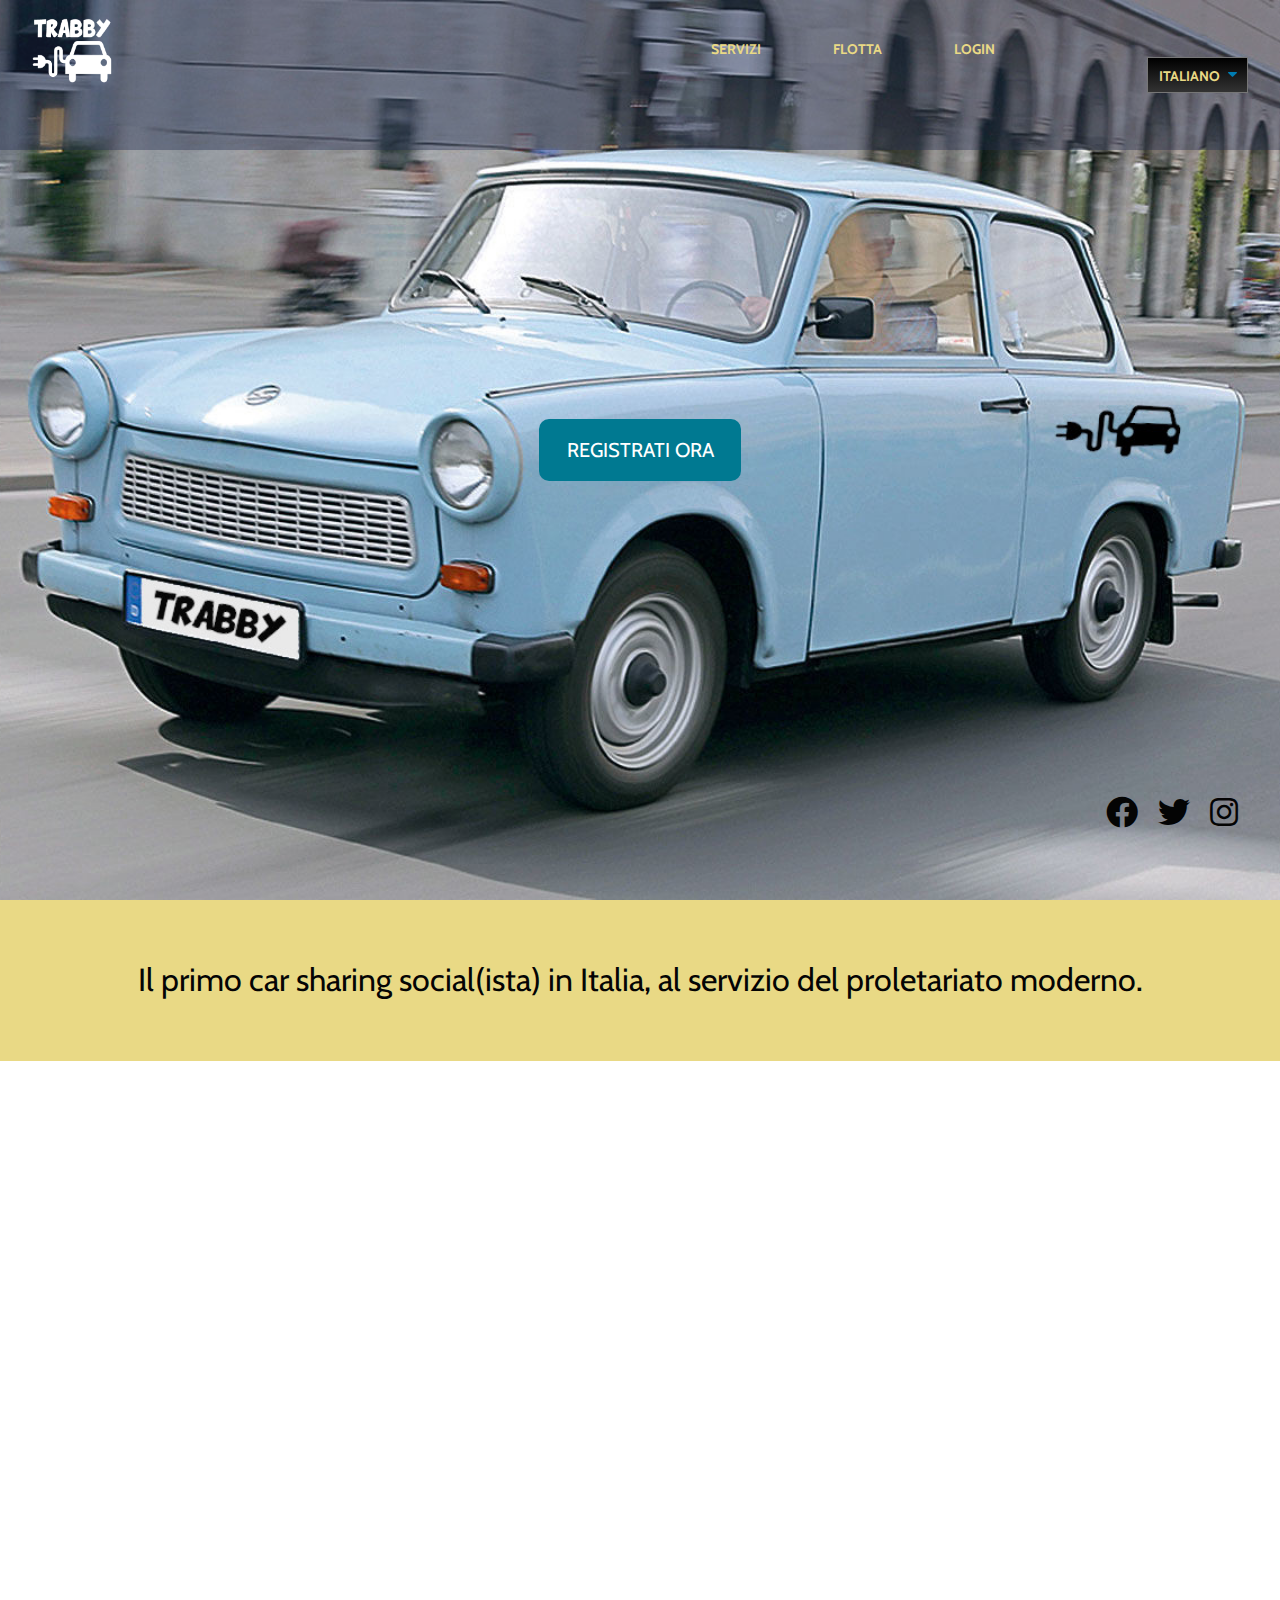
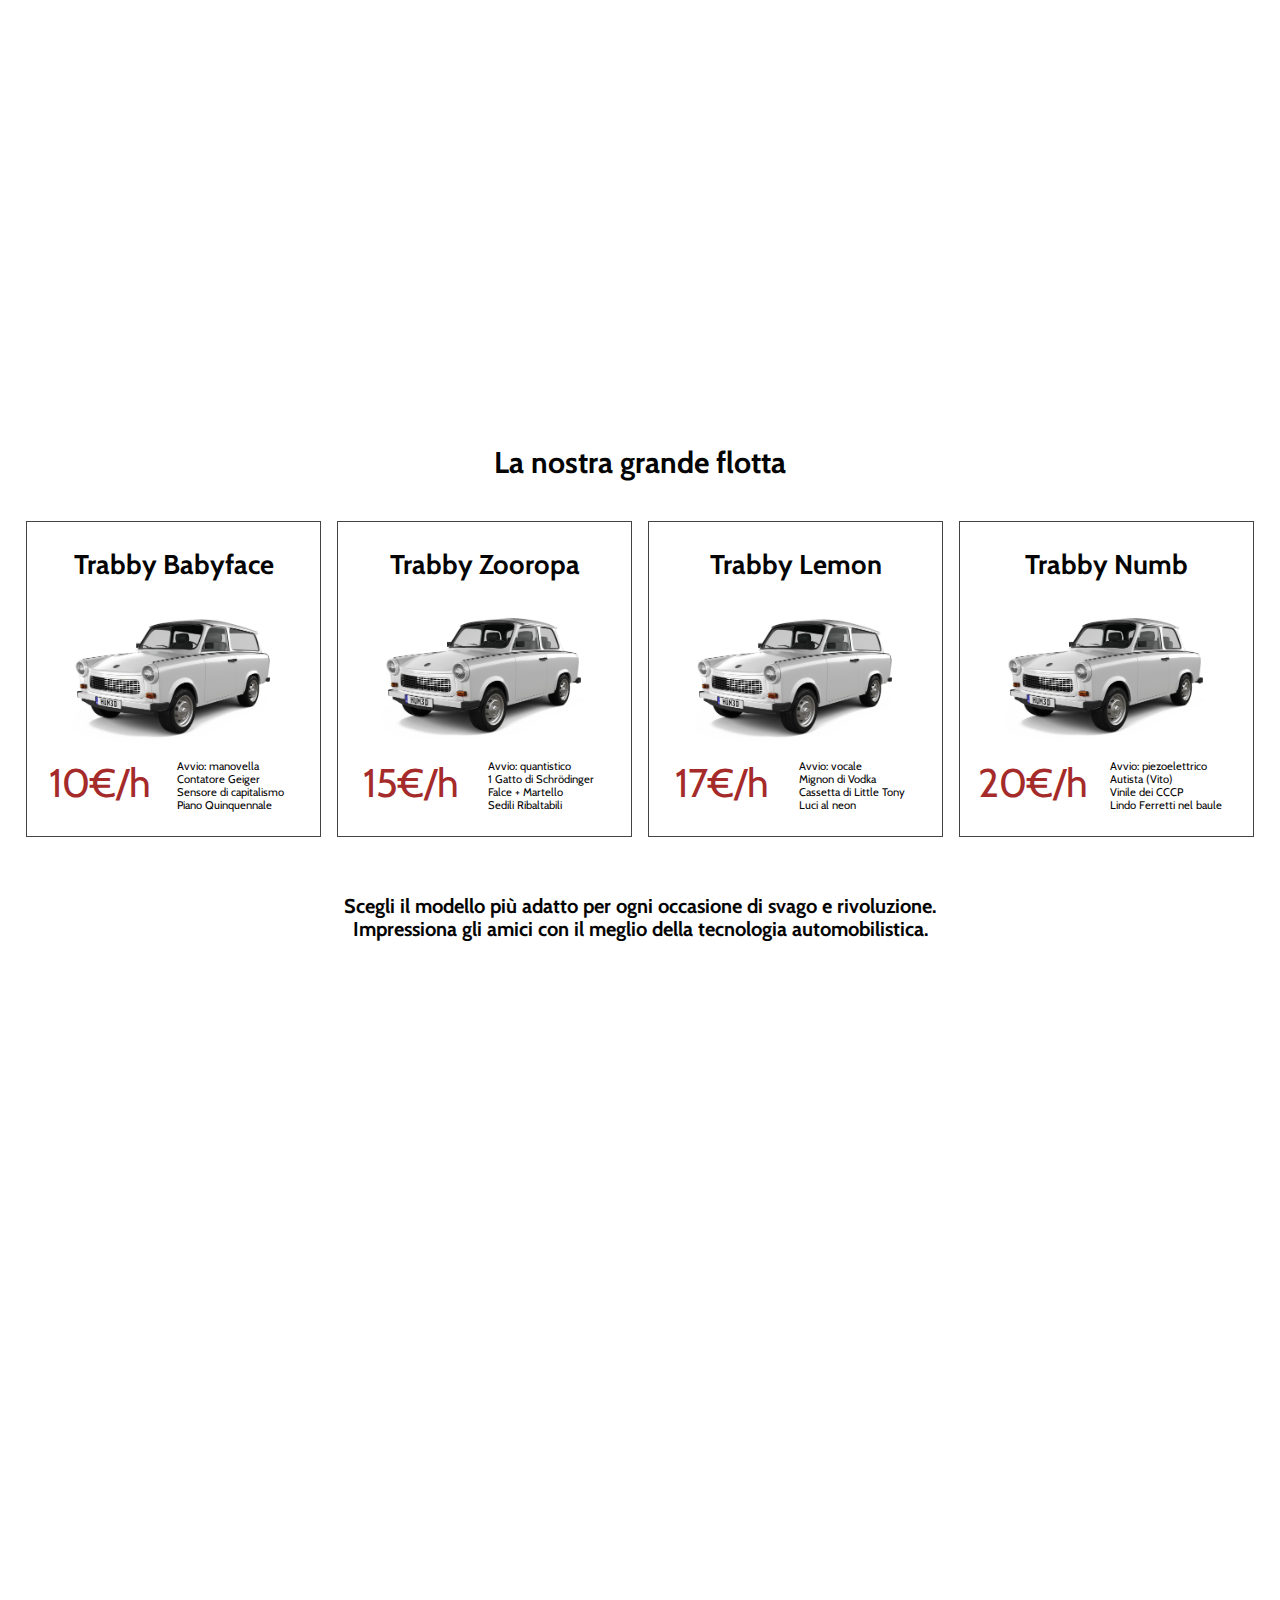
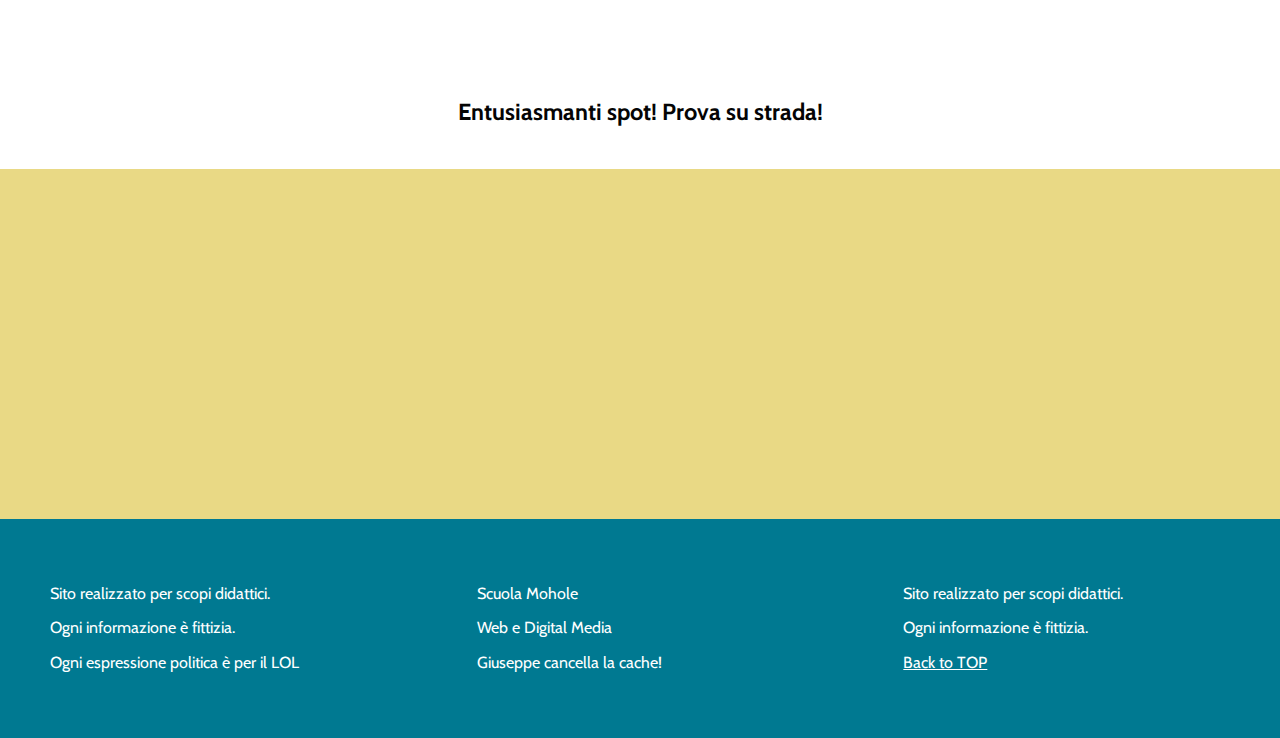
<file: index.html>
<!DOCTYPE html>
<html lang="it">
<head>
    <meta charset="UTF-8">
    <meta name="viewport" content="width=device-width, initial-scale=1.0">
    <title>Trabby CarSharing</title>
    <!-- CSS reset con normalize.css
        https://necolas.github.io/normalize.css/
        o npm install normalize.css

        Scrolling con plugin JS Vanilla
        https://hsnaydd.github.io/moveTo/demo/
    -->
    <!-- Reset CSS -->
    <link rel="stylesheet" href="normalize.css">
      <!-- Fontawesome icons -->
      <link rel="stylesheet" href="https://cdnjs.cloudflare.com/ajax/libs/font-awesome/5.13.0/css/all.min.css"> 
    <!-- AOS animations CSS -->
    <link rel="stylesheet" href="https://unpkg.com/aos@next/dist/aos.css" />
    <!-- CSS per modale -->
    <link rel="stylesheet" href="modal.css">
    <!-- css per select -->
    <link rel="stylesheet" href="select-css.css">
    <!-- mio style -->
    <link rel="stylesheet" href="style.css">
    
</head>
<body>
    <header id="one" class="hero grid full-height">
            <div class="top grid">
                <div class="logo">
                    <a href="index.html">
                        <img src="img/logotrabby_white.png" alt="logo trabby">
                    </a>

                </div>

                <nav>
                    <ul class="flex">
                        <li><a class="js-trigger" href="#servizi">Servizi</a></li>
                        <li><a class="js-trigger" href="#flotta">Flotta</a</li>
                        <li><a class="js-trigger" href="login.html">Login</a></li>
                    </ul>
                </nav>
                <form id="language" class="lang flex">
                    <select id="selectbox" name="lang" class="select-css" onchange="javascript:location.href = this.value;">
                        <option value="/it">Italiano</option>
                        <option value="/en">Inglese</option>
                        <option value="/gi">Giargiana</option>
                        <option value="/im">Imbruttito</option>
                    </select>
                </form>
            </div>

            <!-- CTA Registrati -->
            <div class="cta flex flex-column">
                <a id="modal_opener" href="#">
                    <div class="button">Registrati ora</div>
                </a>
            </div>

            <!-- social buttons - completare a casa il posizionamento a destra, e colore nero e dimensione -->
            <div class="flex social-brands">
                <ul class="flex">
                    <li>
                        <a href="#">
                            <span class="fab fa-facebook"></span>
                        </a>
                    </li>
                    <li>
                        <a href="#">
                            <span class="fab fa-twitter"></span>
                        </a>
                    </li>
                    <li>
                        <a href="#">
                            <span class="fab fa-instagram"></span>
                        </a>
                    </li>
                </ul>
            
            </div>
    </header>

    <main>
        <section class="flex slogan">
            <p>Il primo car sharing social(ista) in Italia, al servizio del proletariato moderno.</p>
        </section>

        <!-- section servizi con una fascia a 3 box e una a 2 -->
        <section id="servizi" data-aos="fade-in" data-aos-duration="1500" data-aos-once="false" class="full-height">
            <div class="services grid col-3 myp-0_5">
                <article class="card" data-aos="flip-left" data-aos-duration="1500">
                    <div class="card-body">
                        <img src="img/trabbydeluxea.jpg" alt="lusso">
                    </div>
                    <div class="card-title">
                        <h3>Lusso</h3>
                    </div>
                </article>
                <article class="card" data-aos="flip-right" data-aos-duration="1500">
                    <div class="card-body">
                        <img src="img/trabbymech.jpg" alt="lusso">
                    </div>
                    <div class="card-title">
                        <h3>Assistenza</h3>
                    </div>
                </article>
                <article class="card" data-aos="flip-left" data-aos-duration="1500">
                    <div class="card-body">
                        <img src="img/trabby5.jpg" alt="lusso">
                    </div>
                    <div class="card-title">
                        <h3>Fascino</h3>
                    </div>
                </article>
            </div>

            <!-- fascia a 2 box -->
            <div class="energy grid col-2 myp-0_5">
                <article class="card" data-aos="slide-right" data-aos-duration="1000" data-aos-delay="50">
                    <div class="card-body">
                        <img src="img/energy700.png" alt="energy">
                    </div>
                    <div class="card-title">
                        <h3>Da Chernobyl .... alla tua città!</h3>
                    </div>

                </article>
                <article class="card" data-aos="slide-left" data-aos-duration="1000" data-aos-delay="50">
                    <div class="card-title">
                        <h4>Energia dagli anni '80</h4>
                    </div>
                    <div class="card-body">
                        <p>L'energia nucleare fu scoperta nella seconda metà del XIX secolo da un chimico e un fisico, di cui oggi purtroppo non ci rimangono i nomi (oltre a tutto il resto). Come molte altre scoperte scientifiche, anche l'energia nucleare fu scoperta per caso: i due infatti stavano lavorando su come ottenere l'aroma di pino silvestre da una barra di uranio per produrre un bagnoschiuma a costi relativamente bassi. (Nonciclopedia)</p>
                    </div>


                </article>

            </div>

        </section>

        <section id="flotta" class="full-height">
                
            <h2 class="tac">La nostra grande flotta</h2>

            <ul class="grid card-list col-4">
                
                 <li id="babyface" class="card-item">
                    <div class="card-title">
                        <h3>Trabby Babyface</h3>
                    </div>
                    <figure class="image">
                        <img src="img/fl1.jpg" alt="">
                    </figure>
                    <div class="card-footer grid col-2-all">
                        <div class="el-price">
                            10€/h
                        </div>
                        <div class="el-info">
                            <ul>
                                <li>Avvio: manovella</li>
                                <li>Contatore Geiger</li>
                                <li>Sensore di capitalismo</li>
                                <li>Piano Quinquennale</li>
                            </ul>
                        </div>
                    </div>
                </li>

                <li id="zooropa" class="card-item">
                    <div class="card-title">
                        <h3>Trabby Zooropa</h3>
                    </div>
                    <figure class="image">
                        <img src="img/fl2.jpg" alt="">
                    </figure>
                    <div class="card-footer grid col-2-all">
                        <div class="el-price">
                            15€/h
                        </div>
                        <div class="el-info">
                            <ul>
                                <li>Avvio: quantistico</li>
                                <li>1 Gatto di Schrödinger</li>
                                <li>Falce + Martello</li>
                                <li>Sedili Ribaltabili</li>
                            </ul>
                        </div>
                    </div>
                </li>

                <li id="lemon" class="card-item">
                    <div class="card-title">
                        <h3>Trabby Lemon </h3>
                    </div>
                    <figure class="image">
                        <img src="img/fl1.jpg" alt="">
                    </figure>
                    <div class="card-footer grid col-2-all">
                        <div class="el-price">
                            17€/h
                        </div>
                        <div class="el-info">
                            <ul>
                                <li>Avvio: vocale</li>
                                <li>Mignon di Vodka</li>
                                <li>Cassetta di Little Tony</li>
                                <li>Luci al neon</li>
                            </ul>
                        </div>
                    </div>
                </li>

                     <li id="numb" class="card-item">
                    <div class="card-title">
                        <h3>Trabby Numb</h3>
                    </div>
                    <figure class="image">
                        <img src="img/fl2.jpg" alt="">
                    </figure>
                    <div class="card-footer grid col-2-all">
                        <div class="el-price">
                            20€/h
                        </div>
                        <div class="el-info">
                            <ul>
                                <li>Avvio: piezoelettrico</li>
                                <li>Autista (Vito)</li>
                                <li>Vinile dei CCCP</li>
                                <li>Lindo Ferretti nel baule</li>
                            </ul>
                        </div>
                    </div>
                </li>
               
            </ul>
            <h4 class="tac">Scegli il modello più adatto per ogni occasione di svago e rivoluzione.<br>Impressiona gli amici con il meglio della tecnologia automobilistica.</h4>
        </section>

        <section id="video" class="flex flex-column spot">
            <iframe class="youtube" src="https://www.youtube.com/embed/videoseries?list=PLJWWkwrPIc33eG6MUBasFR4saTMPtd1ae" frameborder="0" allow="accelerometer; autoplay; encrypted-media; gyroscope; picture-in-picture" allowfullscreen></iframe>
            <h3>Entusiasmanti spot! Prova su strada!</h3>

        </section>

        <!-- FAQ -->
        <section id="faq">
            <div class="grid myp-1">
                <div class="card tac" data-aos="zoom-in" data-aos-duration="1000">
                    <h2>LE NOSTRE FAQ PER IL POPOLO</h2>
                    <h3>
                        <a href="#content-1" class="accordion-toggle">FAQ 1: Quanti anni sono garantite le vetture?</a>
                    </h3>
                    <div class="accordion-content" id="content-1">
                        <p>Garantiamo le nostre vetture a vita. Finchè sarà in vita Michail Gorbaciov, almeno.</p>
                    </div>
                    <h3><a href="#content-2" class="accordion-toggle">FAQ 2: La ruota di scorta è già gonfiata?</a></h3>
                    <div class="accordion-content" id="content-2">
                        <p>Certo, ci soffiamo dentro ogni mattina.</p>
                      
                    </div>
                <h3>
                    <a href="#content-3" class="accordion-toggle">FAQ 3: Dove trovo la vettura più vicina?</a>
                </h3>
                <div class="accordion-content" id="content-3">
                    <p>A fine 2021 gli allievi della scuola Mohole completeranno un'app apposita!</p>                        
                </div>
                <h3><a href="#content-4" class="accordion-toggle">FAQ 4: Le vetture possono implodere?</a></h3>
                
                <div class="accordion-content" id="content-4">
                    <p>Le vetture sono sicure! Se sentite un ticchettio dal contatore Geiger allontanatevi di alcuni kilometri.</p> 
                </div>
            </div>

        </div>
           
        </section>

    </main>

    <footer class="grid col-3">
        <div class="col">
            <p>Sito realizzato per scopi didattici.</p>
            <p>Ogni informazione è fittizia.</p>
            <p>Ogni espressione politica è per il LOL</p>
        </div>
        <div class="col">
            <p>Scuola Mohole</p>
            <p>Web e Digital Media</p>
            <p>Giuseppe cancella la cache!</p>
        </div>
        <div class="col">
            <p>Sito realizzato per scopi didattici.</p>
            <p>Ogni informazione è fittizia.</p>
            <p><a class="move js-trigger" href="#one" data-mt-duration="1500">Back to TOP</a></p>
        </div>

    </footer>

    <!-- MODALE IN JS VANILLA e CSS (script modal.js e stile in modal.css) -->
    <div class="modal" style="display: none">
        <div class="overlay"></div>
        <div class="modal_content">
            <h2>This is Trabby!</h2>
            <p>Questo sito è un progetto scolastico creato per/con gli allievi della <a href="https://scuola.mohole.it" target="_blank">Scuola Mohole</a>, ogni contenuto è inventato. Il sito fa uso delle più moderne tecniche Html e Css, da Grid a Flexbox, ed è "jQuery Free", infatti fa uso unicamente di codice e librerie JavaScript Vanilla come <a href="https://github.com/michalsnik/aos">AOS</a> e <a href="https://github.com/hsnaydd/moveTo">moveTo</a>.</p>
        
            <button title="Chiudi" class="close_modal">
                <i class="fas fa-times"></i>
            </button>
        </div>

    </div>
    <!-- FINE MODAL -->

<!-- carico il plugin JS - è un plugin in JS vanilla, quindi non carico nient'altro prima -->
    <script src="js/moveTo.min.js"></script>
    <!-- script per AOS  -->
    <script src="https://unpkg.com/aos@next/dist/aos.js"></script>
  <script>
    AOS.init();
  </script>
  <!-- Script per modale -->
  <script src="js/modal.js"></script>
  <!-- Accordion animato-->
  <script src="js/accordion.js"></script>
  <!-- select al caricamento della pagina -->
  <!-- <script src="js/select.js"></script> -->
  <!-- mio script -->
    <script src="js/app.js"></script>

    
</body>
</html>
</file>
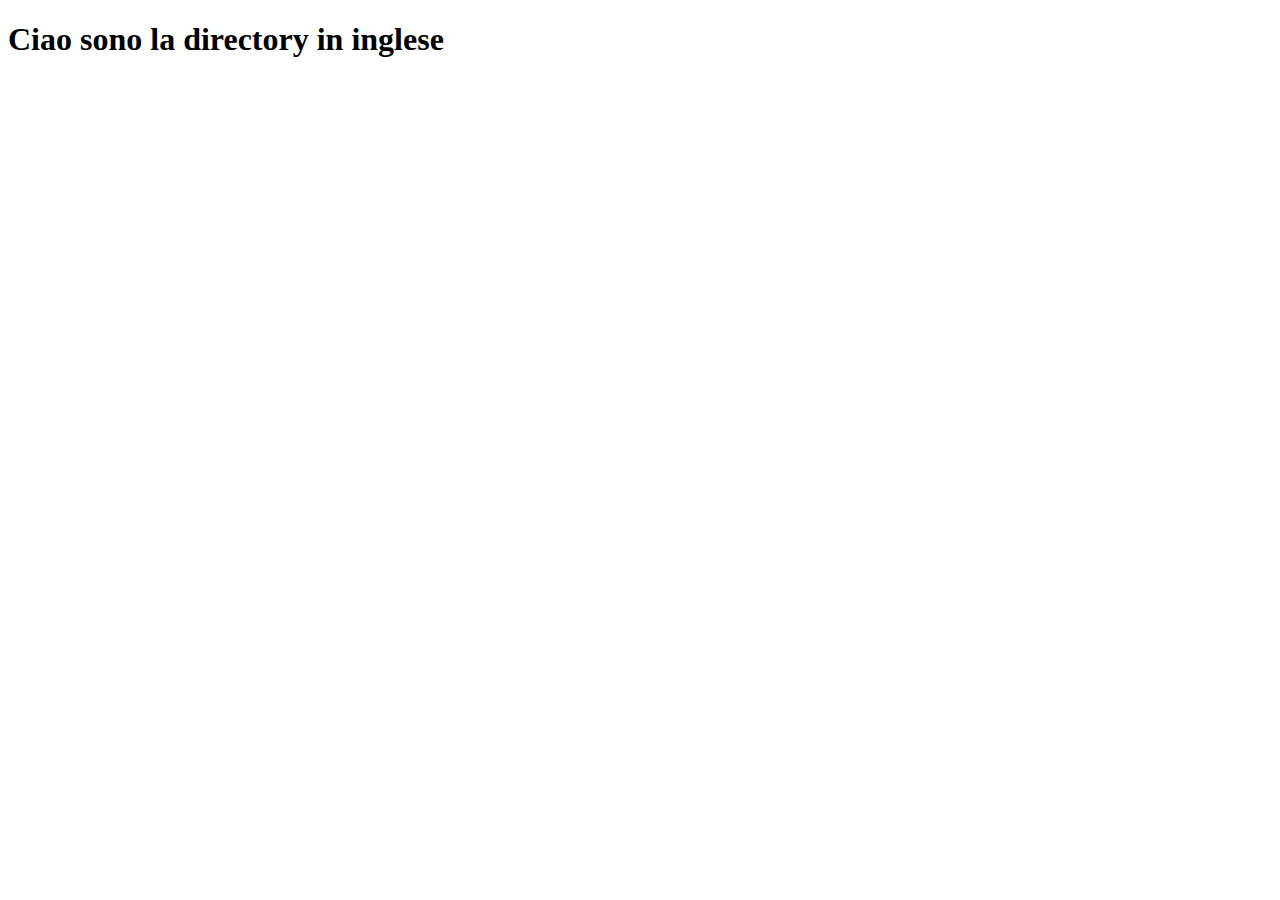
<file: en/index.html>
<!DOCTYPE html>
<html lang="en">
<head>
    <meta charset="UTF-8">
    <meta name="viewport" content="width=device-width, initial-scale=1.0">
    <title>Document</title>
</head>
<body>
    <h1>Ciao sono la directory in inglese</h1>
</body>
</html>
</file>
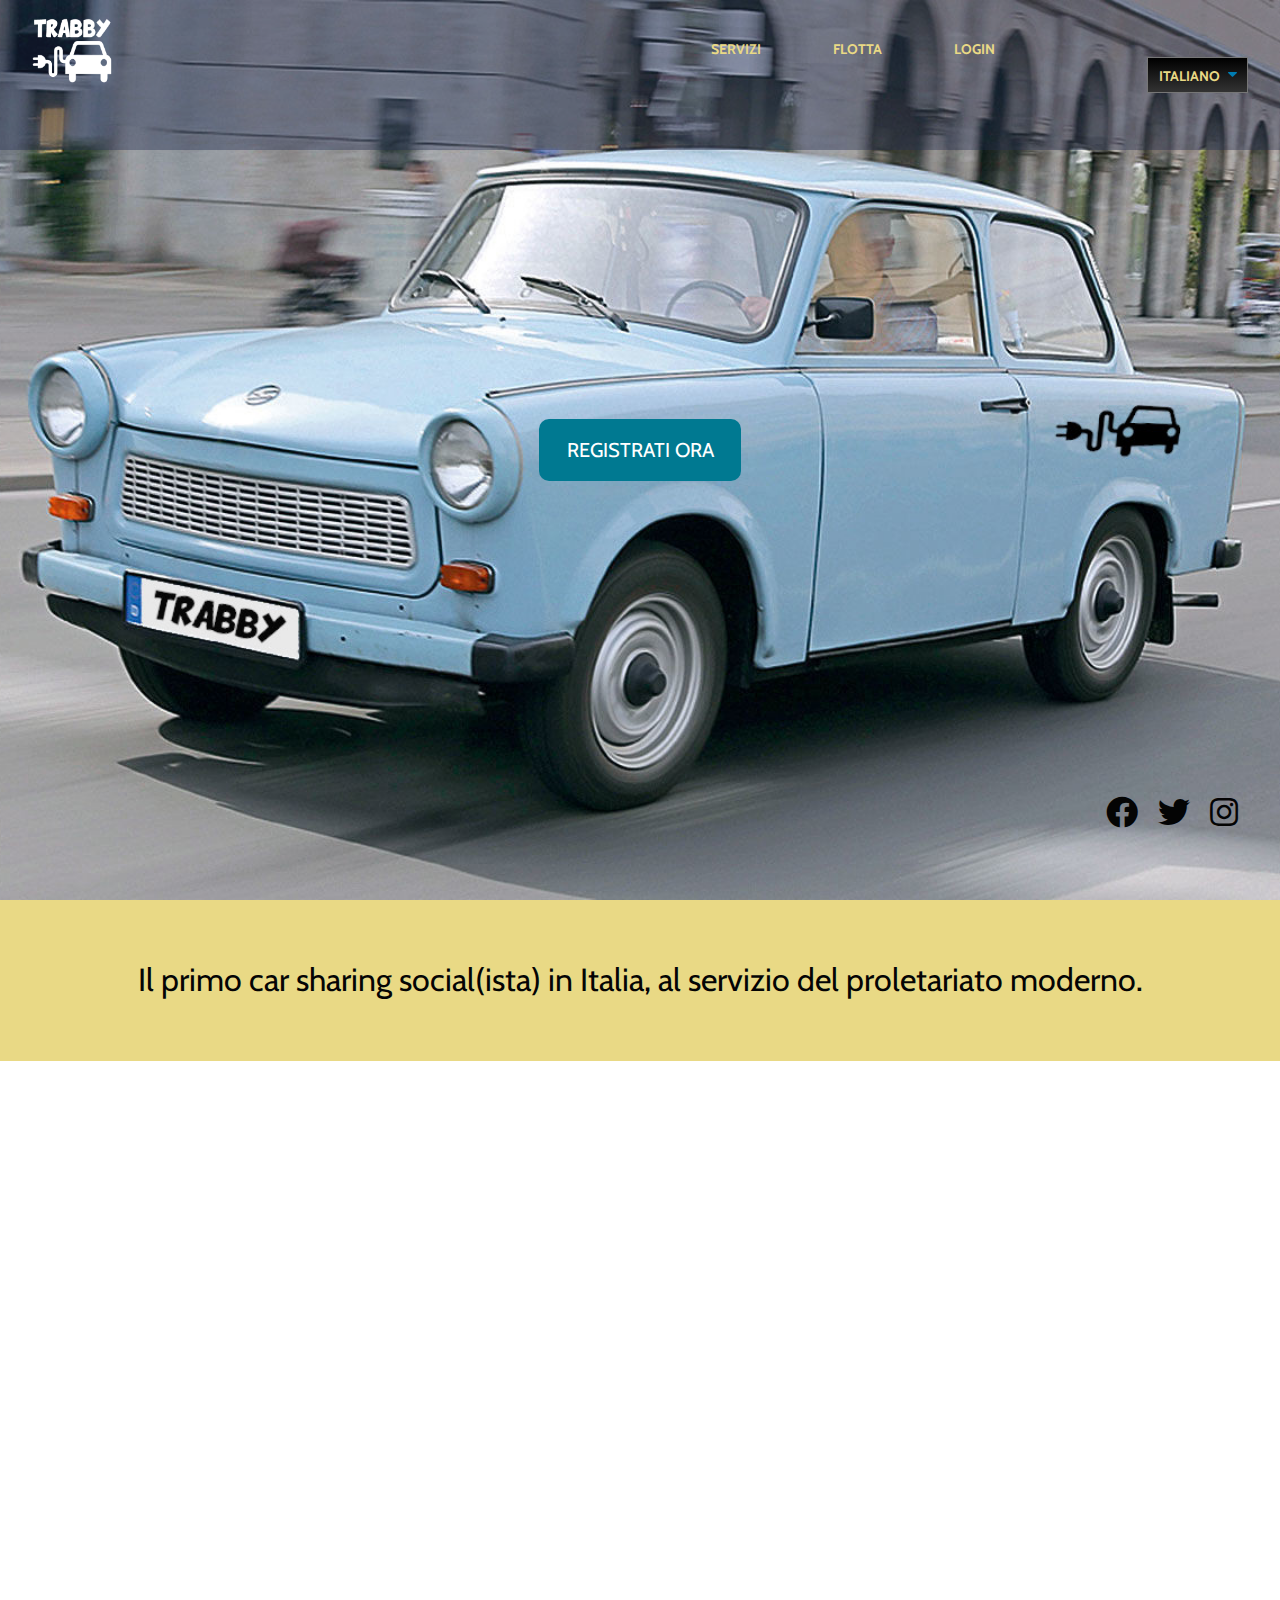
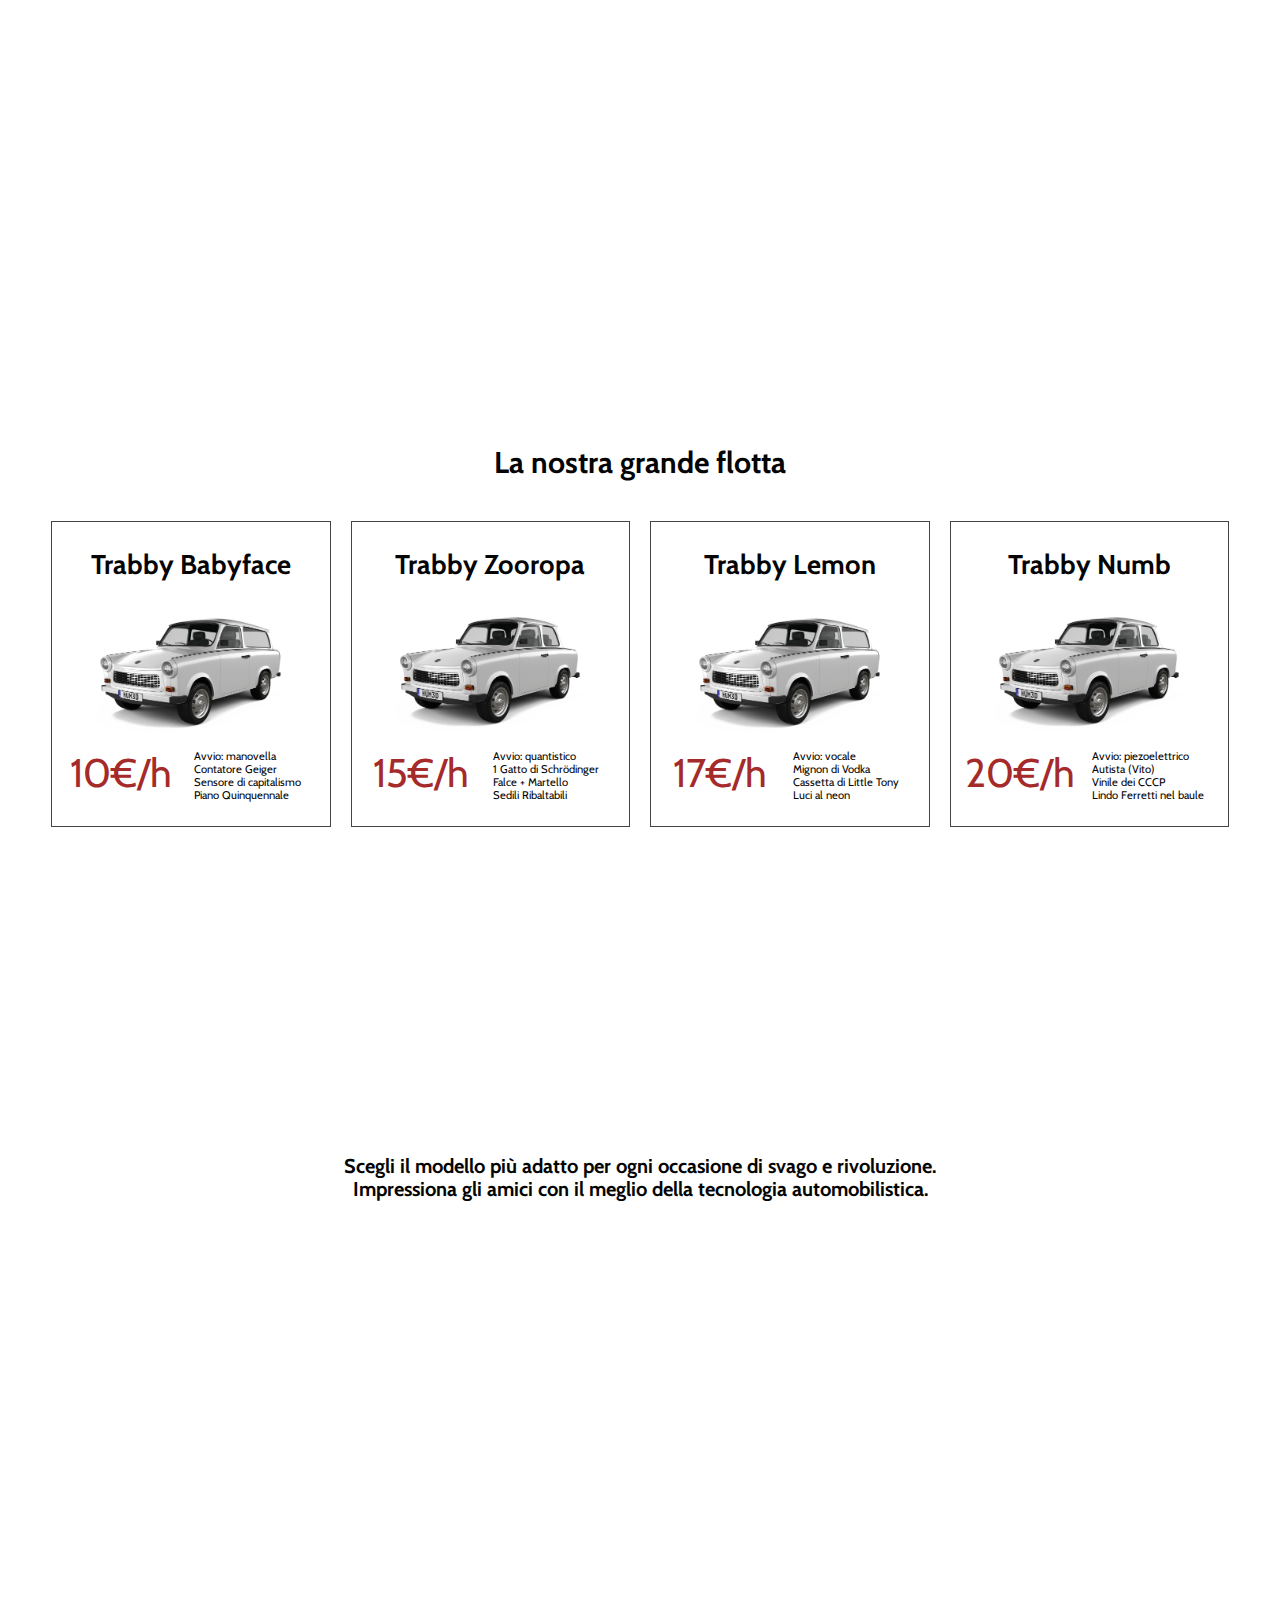
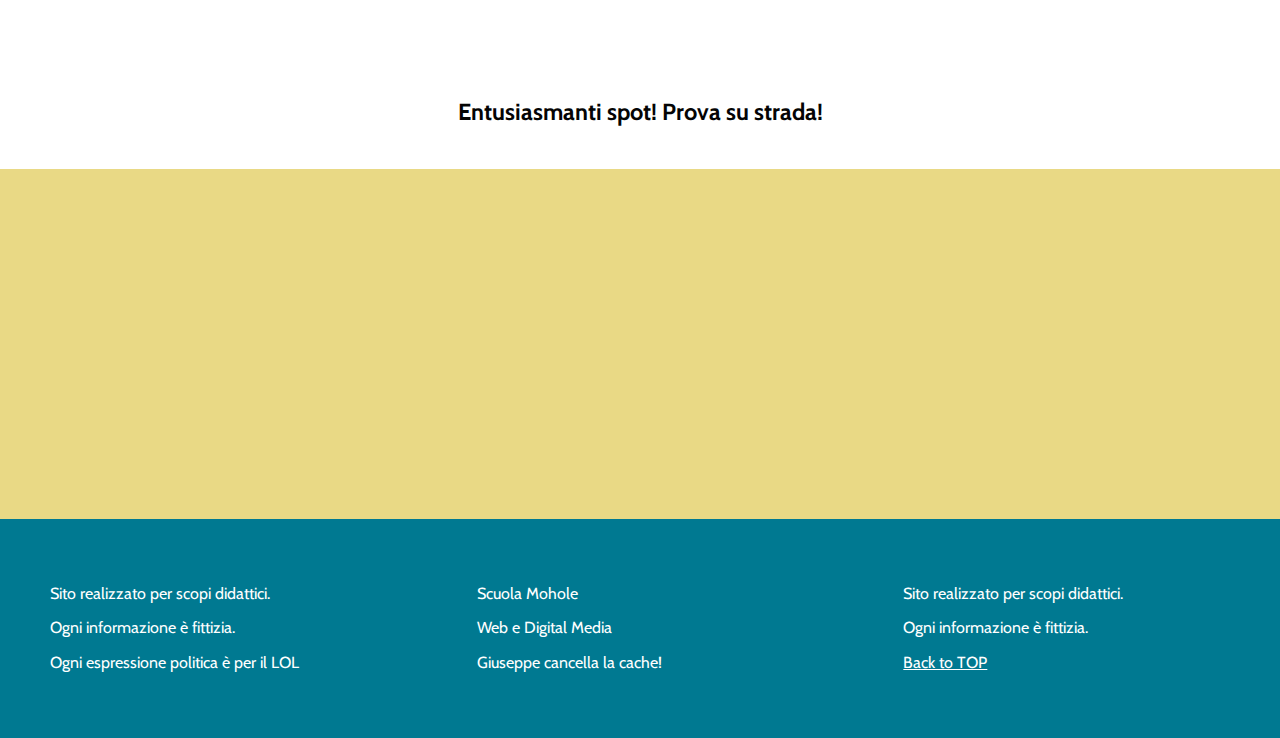
<file: index-af.html>
<!DOCTYPE html>
<html lang="it">
<head>
    <meta charset="UTF-8">
    <meta name="viewport" content="width=device-width, initial-scale=1.0">
    <title>Trabby CarSharing</title>
    <!-- CSS reset con normalize.css
        https://necolas.github.io/normalize.css/
        o npm install normalize.css

        Scrolling con plugin JS Vanilla
        https://hsnaydd.github.io/moveTo/demo/
    -->
    <!-- Reset CSS -->
    <link rel="stylesheet" href="normalize.css">
      <!-- Fontawesome icons -->
      <link rel="stylesheet" href="https://cdnjs.cloudflare.com/ajax/libs/font-awesome/5.13.0/css/all.min.css"> 
    <!-- AOS animations CSS -->
    <link rel="stylesheet" href="https://unpkg.com/aos@next/dist/aos.css" />
    <!-- CSS per modale -->
    <link rel="stylesheet" href="modal.css">
    <!-- css per select -->
    <link rel="stylesheet" href="select-css.css">
    <!-- mio style -->
    <link rel="stylesheet" href="style-af.css">
    
</head>
<body>
    <header id="one" class="hero grid full-height">
            <div class="top grid">
                <div class="logo">
                    <a href="index.html">
                        <img src="img/logotrabby_white.png" alt="logo trabby">
                    </a>

                </div>

                <nav>
                    <ul class="flex">
                        <li><a class="js-trigger" href="#servizi">Servizi</a></li>
                        <li><a class="js-trigger" href="#flotta">Flotta</a</li>
                        <li><a class="js-trigger" href="login.html">Login</a></li>
                    </ul>
                </nav>
                <form id="language" class="lang flex">
                    <select id="selectbox" name="lang" class="select-css" onchange="javascript:location.href = this.value;">
                        <option value="/it">Italiano</option>
                        <option value="/en">Inglese</option>
                        <option value="/gi">Giargiana</option>
                        <option value="/im">Imbruttito</option>
                    </select>
                </form>
            </div>

            <!-- CTA Registrati -->
            <div class="cta flex flex-column">
                <a id="modal_opener" href="#">
                    <div class="button">Registrati ora</div>
                </a>
            </div>

            <!-- social buttons - completare a casa il posizionamento a destra, e colore nero e dimensione -->
            <div class="flex social-brands">
                <ul class="flex">
                    <li>
                        <a href="#">
                            <span class="fab fa-facebook"></span>
                        </a>
                    </li>
                    <li>
                        <a href="#">
                            <span class="fab fa-twitter"></span>
                        </a>
                    </li>
                    <li>
                        <a href="#">
                            <span class="fab fa-instagram"></span>
                        </a>
                    </li>
                </ul>
            
            </div>
    </header>

    <main>
        <section class="flex slogan">
            <p>Il primo car sharing social(ista) in Italia, al servizio del proletariato moderno.</p>
        </section>

        <!-- section servizi con una fascia a 3 box e una a 2 -->
        <section id="servizi" data-aos="fade-in" data-aos-duration="1500" data-aos-once="false" class="full-height">
            <div class="services grid col-3 myp-0_5">
                <article class="card" data-aos="flip-left" data-aos-duration="1500">
                    <div class="card-body">
                        <img src="img/trabbydeluxea.jpg" alt="lusso">
                    </div>
                    <div class="card-title">
                        <h3>Lusso</h3>
                    </div>
                </article>
                <article class="card" data-aos="flip-right" data-aos-duration="1500">
                    <div class="card-body">
                        <img src="img/trabbymech.jpg" alt="lusso">
                    </div>
                    <div class="card-title">
                        <h3>Assistenza</h3>
                    </div>
                </article>
                <article class="card" data-aos="flip-left" data-aos-duration="1500">
                    <div class="card-body">
                        <img src="img/trabby5.jpg" alt="lusso">
                    </div>
                    <div class="card-title">
                        <h3>Fascino</h3>
                    </div>
                </article>
            </div>

            <!-- fascia a 2 box -->
            <div class="energy grid col-2 myp-0_5">
                <article class="card" data-aos="slide-right" data-aos-duration="1000" data-aos-delay="50">
                    <div class="card-body">
                        <img src="img/energy700.png" alt="energy">
                    </div>
                    <div class="card-title">
                        <h3>Da Chernobyl .... alla tua città!</h3>
                    </div>

                </article>
                <article class="card" data-aos="slide-left" data-aos-duration="1000" data-aos-delay="50">
                    <div class="card-title">
                        <h4>Energia dagli anni '80</h4>
                    </div>
                    <div class="card-body">
                        <p>L'energia nucleare fu scoperta nella seconda metà del XIX secolo da un chimico e un fisico, di cui oggi purtroppo non ci rimangono i nomi (oltre a tutto il resto). Come molte altre scoperte scientifiche, anche l'energia nucleare fu scoperta per caso: i due infatti stavano lavorando su come ottenere l'aroma di pino silvestre da una barra di uranio per produrre un bagnoschiuma a costi relativamente bassi. (Nonciclopedia)</p>
                    </div>


                </article>

            </div>

        </section>

        <section id="flotta" class="full-height">
                
            <h2 class="tac">La nostra grande flotta</h2>

            <ul class="grid card-list col-4">
                
                 <li id="babyface" class="card-item">
                    <div class="card-title">
                        <h3>Trabby Babyface</h3>
                    </div>
                    <figure class="image">
                        <img src="img/fl1.jpg" alt="">
                    </figure>
                    <div class="card-footer grid col-2-all">
                        <div class="el-price">
                            10€/h
                        </div>
                        <div class="el-info">
                            <ul>
                                <li>Avvio: manovella</li>
                                <li>Contatore Geiger</li>
                                <li>Sensore di capitalismo</li>
                                <li>Piano Quinquennale</li>
                            </ul>
                        </div>
                    </div>
                </li>

                <li id="zooropa" class="card-item">
                    <div class="card-title">
                        <h3>Trabby Zooropa</h3>
                    </div>
                    <figure class="image">
                        <img src="img/fl2.jpg" alt="">
                    </figure>
                    <div class="card-footer grid col-2-all">
                        <div class="el-price">
                            15€/h
                        </div>
                        <div class="el-info">
                            <ul>
                                <li>Avvio: quantistico</li>
                                <li>1 Gatto di Schrödinger</li>
                                <li>Falce + Martello</li>
                                <li>Sedili Ribaltabili</li>
                            </ul>
                        </div>
                    </div>
                </li>

                <li id="lemon" class="card-item">
                    <div class="card-title">
                        <h3>Trabby Lemon </h3>
                    </div>
                    <figure class="image">
                        <img src="img/fl1.jpg" alt="">
                    </figure>
                    <div class="card-footer grid col-2-all">
                        <div class="el-price">
                            17€/h
                        </div>
                        <div class="el-info">
                            <ul>
                                <li>Avvio: vocale</li>
                                <li>Mignon di Vodka</li>
                                <li>Cassetta di Little Tony</li>
                                <li>Luci al neon</li>
                            </ul>
                        </div>
                    </div>
                </li>

                     <li id="numb" class="card-item">
                    <div class="card-title">
                        <h3>Trabby Numb</h3>
                    </div>
                    <figure class="image">
                        <img src="img/fl2.jpg" alt="">
                    </figure>
                    <div class="card-footer grid col-2-all">
                        <div class="el-price">
                            20€/h
                        </div>
                        <div class="el-info">
                            <ul>
                                <li>Avvio: piezoelettrico</li>
                                <li>Autista (Vito)</li>
                                <li>Vinile dei CCCP</li>
                                <li>Lindo Ferretti nel baule</li>
                            </ul>
                        </div>
                    </div>
                </li>
               
            </ul>
            <h4 class="tac">Scegli il modello più adatto per ogni occasione di svago e rivoluzione.<br>Impressiona gli amici con il meglio della tecnologia automobilistica.</h4>
        </section>

        <section id="video" class="flex flex-column spot">
            <iframe class="youtube" src="https://www.youtube.com/embed/videoseries?list=PLJWWkwrPIc33eG6MUBasFR4saTMPtd1ae" frameborder="0" allow="accelerometer; autoplay; encrypted-media; gyroscope; picture-in-picture" allowfullscreen></iframe>
            <h3>Entusiasmanti spot! Prova su strada!</h3>

        </section>

        <!-- FAQ -->
        <section id="faq">
            <div class="grid myp-1">
                <div class="card tac" data-aos="zoom-in" data-aos-duration="1000">
                    <h2>LE NOSTRE FAQ PER IL POPOLO</h2>
                    <h3>
                        <a href="#content-1" class="accordion-toggle">FAQ 1: Quanti anni sono garantite le vetture?</a>
                    </h3>
                    <div class="accordion-content" id="content-1">
                        <p>Garantiamo le nostre vetture a vita. Finchè sarà in vita Michail Gorbaciov, almeno.</p>
                    </div>
                    <h3><a href="#content-2" class="accordion-toggle">FAQ 2: La ruota di scorta è già gonfiata?</a></h3>
                    <div class="accordion-content" id="content-2">
                        <p>Certo, ci soffiamo dentro ogni mattina.</p>
                      
                    </div>
                <h3>
                    <a href="#content-3" class="accordion-toggle">FAQ 3: Dove trovo la vettura più vicina?</a>
                </h3>
                <div class="accordion-content" id="content-3">
                    <p>A fine 2021 gli allievi della scuola Mohole completeranno un'app apposita!</p>                        
                </div>
                <h3><a href="#content-4" class="accordion-toggle">FAQ 4: Le vetture possono implodere?</a></h3>
                
                <div class="accordion-content" id="content-4">
                    <p>Le vetture sono sicure! Se sentite un ticchettio dal contatore Geiger allontanatevi di alcuni kilometri.</p> 
                </div>
            </div>

        </div>
           
        </section>

    </main>

    <footer class="grid col-3">
        <div class="col">
            <p>Sito realizzato per scopi didattici.</p>
            <p>Ogni informazione è fittizia.</p>
            <p>Ogni espressione politica è per il LOL</p>
        </div>
        <div class="col">
            <p>Scuola Mohole</p>
            <p>Web e Digital Media</p>
            <p>Giuseppe cancella la cache!</p>
        </div>
        <div class="col">
            <p>Sito realizzato per scopi didattici.</p>
            <p>Ogni informazione è fittizia.</p>
            <p><a class="move js-trigger" href="#one" data-mt-duration="1500">Back to TOP</a></p>
        </div>

    </footer>

    <!-- MODALE IN JS VANILLA e CSS (script modal.js e stile in modal.css) -->
    <div class="modal" style="display: none">
        <div class="overlay"></div>
        <div class="modal_content">
            <h2>This is Trabby!</h2>
            <p>Questo sito è un progetto scolastico creato per/con gli allievi della <a href="https://scuola.mohole.it" target="_blank">Scuola Mohole</a>, ogni contenuto è inventato. Il sito fa uso delle più moderne tecniche Html e Css, da Grid a Flexbox, ed è "jQuery Free", infatti fa uso unicamente di codice e librerie JavaScript Vanilla come <a href="https://github.com/michalsnik/aos">AOS</a> e <a href="https://github.com/hsnaydd/moveTo">moveTo</a>.</p>
        
            <button title="Chiudi" class="close_modal">
                <i class="fas fa-times"></i>
            </button>
        </div>

    </div>
    <!-- FINE MODAL -->

<!-- carico il plugin JS - è un plugin in JS vanilla, quindi non carico nient'altro prima -->
    <script src="js/moveTo.min.js"></script>
    <!-- script per AOS  -->
    <script src="https://unpkg.com/aos@next/dist/aos.js"></script>
  <script>
    AOS.init();
  </script>
  <!-- Script per modale -->
  <script src="js/modal.js"></script>
  <!-- Accordion animato-->
  <script src="js/accordion.js"></script>
  <!-- select al caricamento della pagina -->
  <!-- <script src="js/select.js"></script> -->
  <!-- mio script -->
    <script src="js/app.js"></script>

    
</body>
</html>
</file>
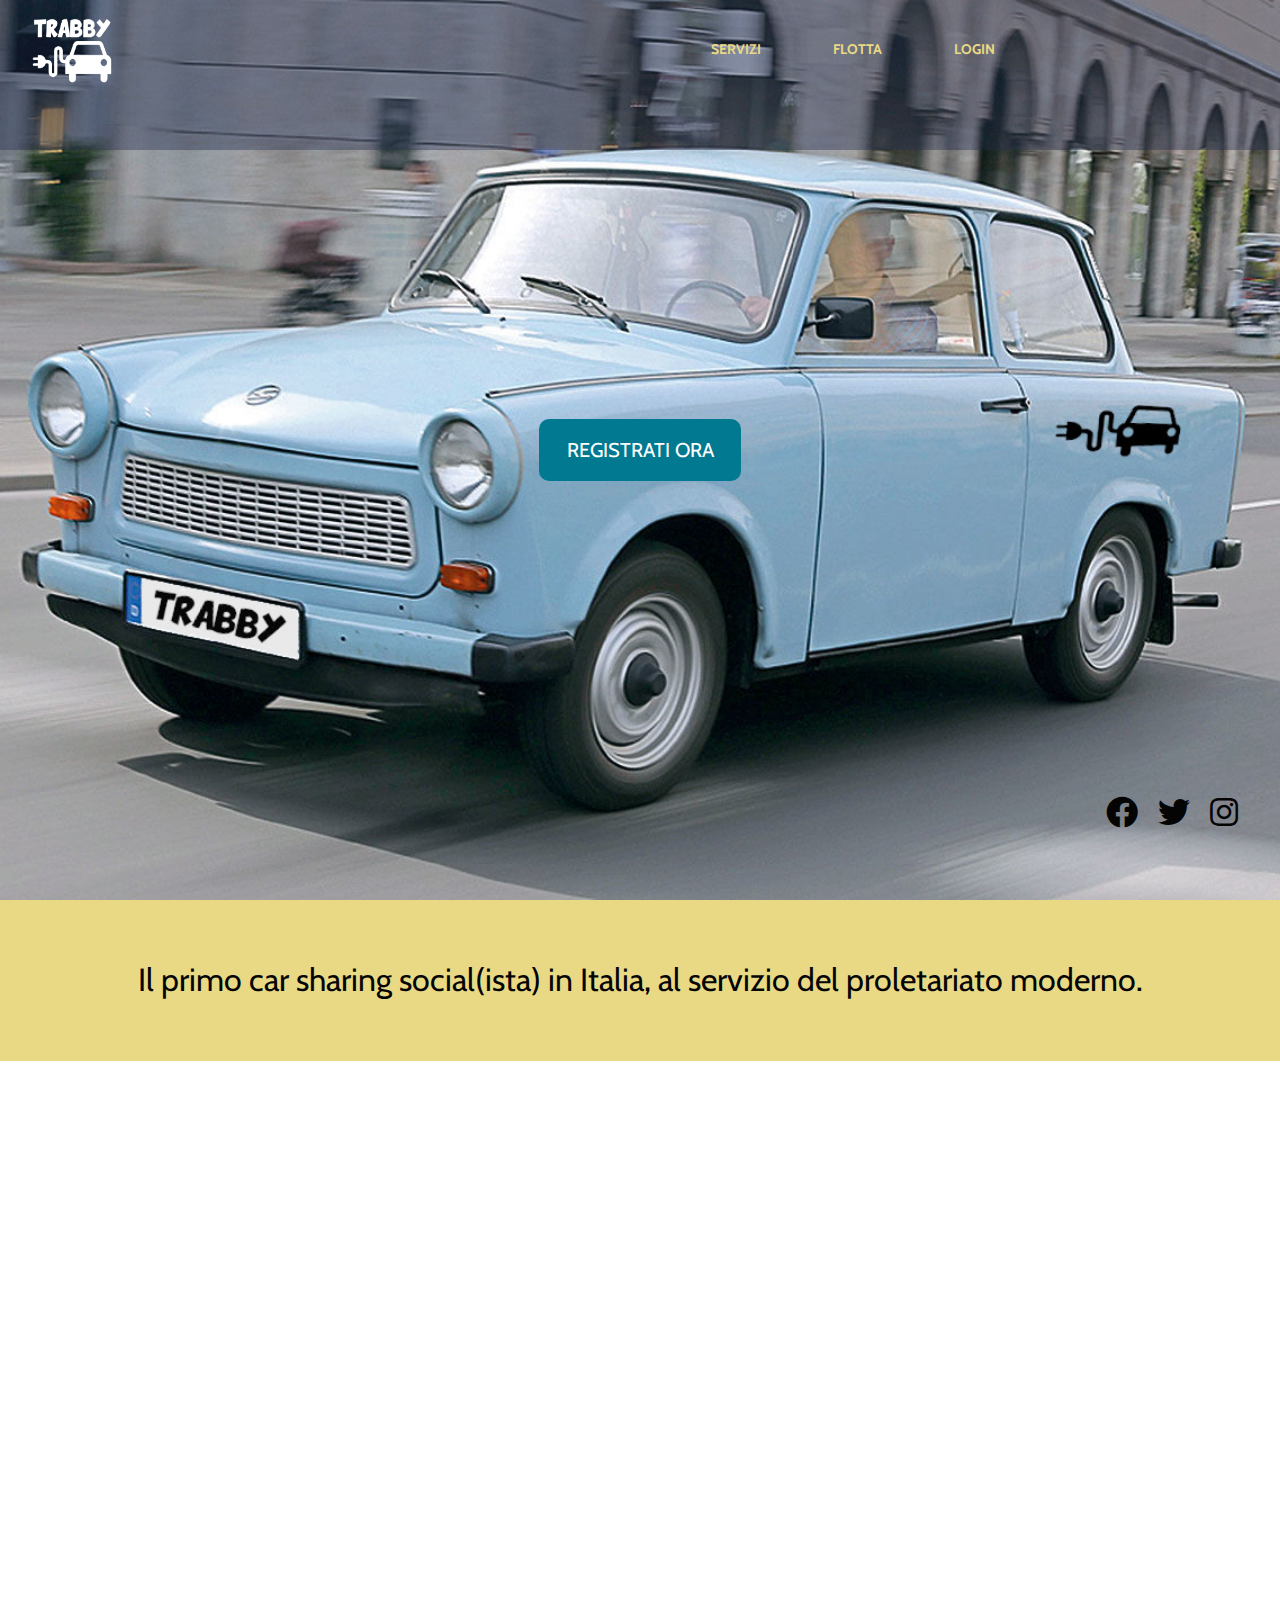
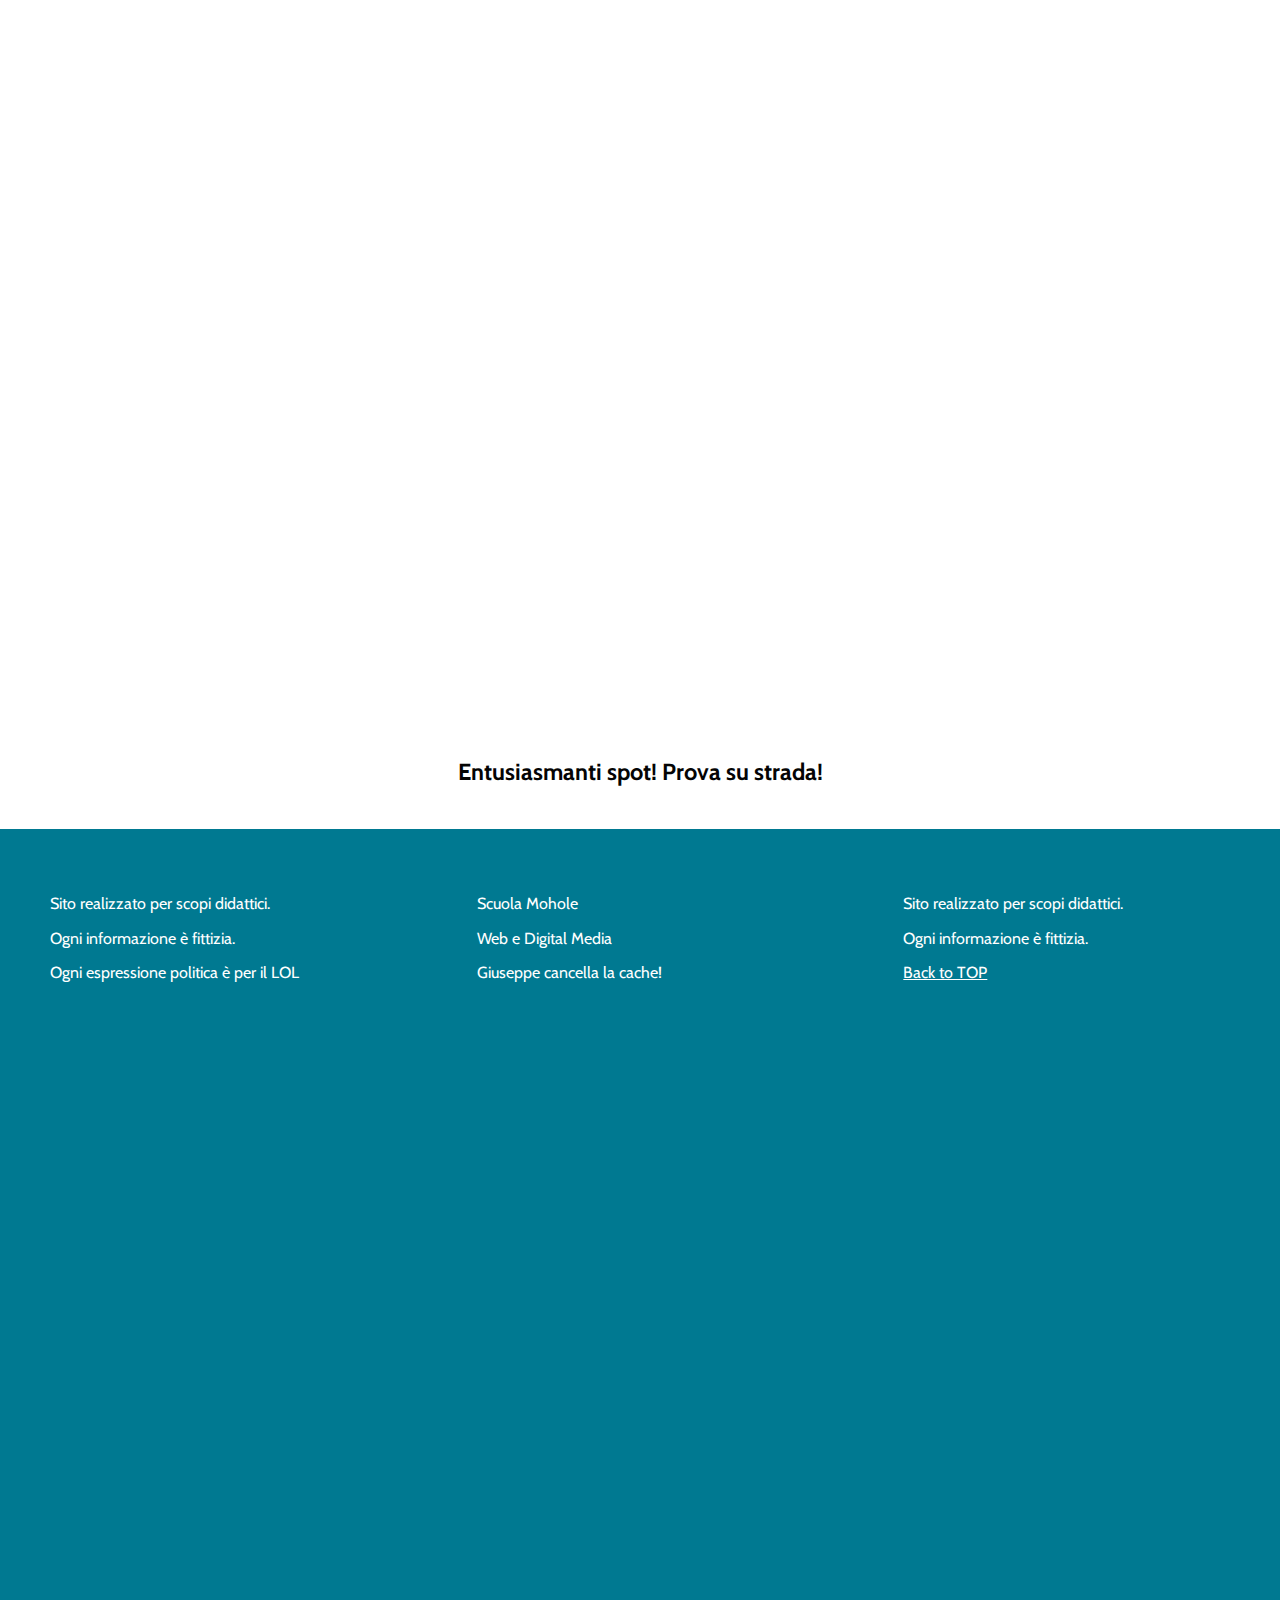
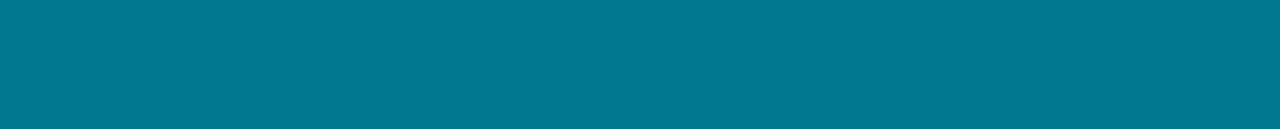
<file: index_end-phase-3.html>
<!DOCTYPE html>
<html lang="it">
<head>
    <meta charset="UTF-8">
    <meta name="viewport" content="width=device-width, initial-scale=1.0">
    <title>Trabby CarSharing</title>
    <!-- CSS reset con normalize.css
        https://necolas.github.io/normalize.css/
        o npm install normalize.css

        Scrolling con plugin JS Vanilla
        https://hsnaydd.github.io/moveTo/demo/
    -->
    <!-- Reset CSS -->
    <link rel="stylesheet" href="normalize.css">
      <!-- Fontawesome icons -->
      <link rel="stylesheet" href="https://cdnjs.cloudflare.com/ajax/libs/font-awesome/5.13.0/css/all.min.css"> 
    <!-- AOS animations CSS -->
    <link rel="stylesheet" href="https://unpkg.com/aos@next/dist/aos.css" />
    <!-- CSS per modale -->
    <link rel="stylesheet" href="modal.css">

    <!-- mio style -->
    <link rel="stylesheet" href="style.css">
    
</head>
<body>
    <header id="one" class="hero grid full-height">
            <div class="top grid">
                <div class="logo">
                    <a href="index.html">
                        <img src="img/logotrabby_white.png" alt="logo trabby">
                    </a>

                </div>

                <nav>
                    <ul class="flex">
                        <li><a class="js-trigger" href="#servizi">Servizi</a></li>
                        <li><a class="js-trigger" href="#flotta">Flotta</a</li>
                        <li><a class="js-trigger" href="login.html">Login</a></li>
                    </ul>
                </nav>
            </div>

            <!-- CTA Registrati -->
            <div class="cta flex flex-column">
                <a id="modal_opener" href="#">
                    <div class="button">Registrati ora</div>
                </a>
            </div>

            <!-- social buttons - completare a casa il posizionamento a destra, e colore nero e dimensione -->
            <div class="flex social-brands">
                <ul class="flex">
                    <li><span class="fab fa-facebook"></span></li>
                    <li><span class="fab fa-twitter"></span></li>
                    <li><span class="fab fa-instagram"></span></li>
                </ul>
                
            </div>
    </header>

    <main>
        <section class="flex slogan">
            <p>Il primo car sharing social(ista) in Italia, al servizio del proletariato moderno.</p>
        </section>

        <!-- section servizi con una fascia a 3 box e una a 2 -->
        <section id="servizi" data-aos="fade-in" data-aos-duration="1500" data-aos-once="false" class="full-height">
            <div class="services grid col-3 myp-0_5">
                <article class="card" data-aos="flip-left" data-aos-duration="1500">
                    <div class="card-body">
                        <img src="img/trabbydeluxea.jpg" alt="lusso">
                    </div>
                    <div class="card-title">
                        <h3>Lusso</h3>
                    </div>
                </article>
                <article class="card" data-aos="flip-right" data-aos-duration="1500">
                    <div class="card-body">
                        <img src="img/trabbymech.jpg" alt="lusso">
                    </div>
                    <div class="card-title">
                        <h3>Assistenza</h3>
                    </div>
                </article>
                <article class="card" data-aos="flip-left" data-aos-duration="1500">
                    <div class="card-body">
                        <img src="img/trabby5.jpg" alt="lusso">
                    </div>
                    <div class="card-title">
                        <h3>Fascino</h3>
                    </div>
                </article>
            </div>

            <!-- fascia a 2 box -->
            <div class="energy grid col-2 myp-0_5">
                <article class="card">
                    <div class="card-body">
                        <img src="img/energy700.png" alt="energy">
                    </div>
                    <div class="card-title">
                        <h3>Da Chernobyl .... alla tua città!</h3>
                    </div>

                </article>
                <article class="card">
                    <div class="card-title">
                        <h4>Energia dagli anni '80</h4>
                    </div>
                    <div class="card-body">
                        <p>L'energia nucleare fu scoperta nella seconda metà del XIX secolo da un chimico e un fisico, di cui oggi purtroppo non ci rimangono i nomi (oltre a tutto il resto). Come molte altre scoperte scientifiche, anche l'energia nucleare fu scoperta per caso: i due infatti stavano lavorando su come ottenere l'aroma di pino silvestre da una barra di uranio per produrre un bagnoschiuma a costi relativamente bassi. (Nonciclopedia)</p>
                    </div>


                </article>

            </div>

        </section>

        <section id="video" class="flex flex-column spot">
            <iframe class="youtube" src="https://www.youtube.com/embed/videoseries?list=PLJWWkwrPIc33eG6MUBasFR4saTMPtd1ae" frameborder="0" allow="accelerometer; autoplay; encrypted-media; gyroscope; picture-in-picture" allowfullscreen></iframe>
            <h3>Entusiasmanti spot! Prova su strada!</h3>

        </section>

    </main>

    <footer class="grid col-3 full-height">
        <div class="col">
            <p>Sito realizzato per scopi didattici.</p>
            <p>Ogni informazione è fittizia.</p>
            <p>Ogni espressione politica è per il LOL</p>
        </div>
        <div class="col">
            <p>Scuola Mohole</p>
            <p>Web e Digital Media</p>
            <p>Giuseppe cancella la cache!</p>
        </div>
        <div class="col">
            <p>Sito realizzato per scopi didattici.</p>
            <p>Ogni informazione è fittizia.</p>
            <p><a class="move js-trigger" href="#one" data-mt-duration="1500">Back to TOP</a></p>
        </div>

    </footer>

    <!-- MODALE IN JS VANILLA e CSS (script modal.js e stile in modal.css) -->
    <div class="modal" style="display: none">
        <div class="overlay"></div>
        <div class="modal_content">
            <h2>Bella Zio</h2>
            <iframe src="https://giphy.com/embed/l52CGyJ4LZPa0" width="480" height="273" frameBorder="0" class="giphy-embed" allowFullScreen></iframe><p><a href="https://giphy.com/gifs/sandler-sentences-sounding-l52CGyJ4LZPa0">via GIPHY</a></p> 
            <p>Lorem ipsum dolor sit, amet consectetur adipisicing elit. Corrupti blanditiis magnam totam alias quis, inventore nemo cumque illo nihil sed dolorum ipsum numquam reprehenderit maxime, deleniti facilis molestiae asperiores labore!</p>
        
            <button title="Chiudi" class="close_modal">
                <i class="fas fa-times"></i>
            </button>
        </div>

    </div>
    <!-- FINE MODAL -->

<!-- carico il plugin JS - è un plugin in JS vanilla, quindi non carico nient'altro prima -->
    <script src="js/moveTo.min.js"></script>
    <!-- script per AOS  -->
    <script src="https://unpkg.com/aos@next/dist/aos.js"></script>
  <script>
    AOS.init();
  </script>
  <!-- Script per modale -->
  <script src="js/modal.js"></script>
    <script src="js/app.js"></script>

    
</body>
</html>
</file>
<file: modal.css>
.modal {
    position: fixed;
    left: 0;
    top: 0;
    width: 100%;
    height: 100%;
    z-index: 990;
  }
  
  .modal .overlay {
    position: absolute;
    left: 0;
    top: 0;
    width: 100%;
    height: 100%;
    z-index: 995;
    background: rgba(0,0,0,0.85);
  }
  
  .modal .modal_content {
    z-index: 999;
    position: absolute;
    top: 50%;
    left: 50%;
    transform: translate(-50%, -50%);
    max-height: 90%;
    overflow: auto;
    background: #fff;
    box-sizing: border-box;
    padding: 20px;
    box-shadow: 0 1px 5px rgba(0,0,0,0.7);
    border-radius: 4px;
    width: 520px; /* This just a default width */
  }
  
  .modal .modal_content > h2 {
    font-size: 28px;
    font-weight: 200;
    margin: 20px 0 40px;
    text-align: center;
  }
  
  .modal .modal_content .buttons_wrapper {
    padding: 20px;
  }
  
  .modal .close_modal {
    position: absolute;
    right: 10px;
    top: 10px;
    cursor: pointer;
    font-size: 18px;
    opacity: 0.5;
    background: none;
    border: none;
    transition: opacity 0.2s ease;
  }
  
  .modal .close_modal:hover {
    opacity: 0.9;
  }
</file>
<file: select-css.css>
/* class applies to select element itself, not a wrapper element */
.select-css {
	display: block;
	font-size: 16px;
	/* font-family: sans-serif; */
	font-weight: 700;
    /* color: #444; */
    color: var(--color5);
	line-height: 1.3;
	padding: .6em 1.4em .5em .8em;
    /* width: 100%; */
    width: 50%;
	max-width: 100%; /* useful when width is set to anything other than 100% */
	box-sizing: border-box;
	margin: 0;
	/* border: 1px solid #aaa; */
	/* box-shadow: 0 1px 0 1px rgba(0,0,0,.04); */
	/* border-radius: .5em; */
	-moz-appearance: none;
	-webkit-appearance: none;
	appearance: none;
    /* background-color: #fff; */
    background-color: #000;
	/* note: bg image below uses 2 urls. The first is an svg data uri for the arrow icon, and the second is the gradient. 
		for the icon, if you want to change the color, be sure to use `%23` instead of `#`, since it's a url. You can also swap in a different svg icon or an external image reference
		
	*/
	/* background-image: url('data:image/svg+xml;charset=US-ASCII,%3Csvg%20xmlns%3D%22http%3A%2F%2Fwww.w3.org%2F2000%2Fsvg%22%20width%3D%22292.4%22%20height%3D%22292.4%22%3E%3Cpath%20fill%3D%22%23007CB2%22%20d%3D%22M287%2069.4a17.6%2017.6%200%200%200-13-5.4H18.4c-5%200-9.3%201.8-12.9%205.4A17.6%2017.6%200%200%200%200%2082.2c0%205%201.8%209.3%205.4%2012.9l128%20127.9c3.6%203.6%207.8%205.4%2012.8%205.4s9.2-1.8%2012.8-5.4L287%2095c3.5-3.5%205.4-7.8%205.4-12.8%200-5-1.9-9.2-5.5-12.8z%22%2F%3E%3C%2Fsvg%3E'),
	  linear-gradient(to bottom, #ffffff 0%,#e5e5e5 100%);
	background-repeat: no-repeat, repeat;

	background-position: right .7em top 50%, 0 0;
	
	background-size: .65em auto, 100%;
} */
background-image: url('data:image/svg+xml;charset=US-ASCII,%3Csvg%20xmlns%3D%22http%3A%2F%2Fwww.w3.org%2F2000%2Fsvg%22%20width%3D%22292.4%22%20height%3D%22292.4%22%3E%3Cpath%20fill%3D%22%23007CB2%22%20d%3D%22M287%2069.4a17.6%2017.6%200%200%200-13-5.4H18.4c-5%200-9.3%201.8-12.9%205.4A17.6%2017.6%200%200%200%200%2082.2c0%205%201.8%209.3%205.4%2012.9l128%20127.9c3.6%203.6%207.8%205.4%2012.8%205.4s9.2-1.8%2012.8-5.4L287%2095c3.5-3.5%205.4-7.8%205.4-12.8%200-5-1.9-9.2-5.5-12.8z%22%2F%3E%3C%2Fsvg%3E'),
linear-gradient(to bottom, black 0%,#333 100%);
background-repeat: no-repeat, repeat;
/* arrow icon position (1em from the right, 50% vertical) , then gradient position*/
background-position: right .7em top 50%, 0 0;
/* icon size, then gradient */
background-size: .65em auto, 100%;
}
/* Hide arrow icon in IE browsers */
.select-css::-ms-expand {
	display: none;
}
/* Hover style */
.select-css:hover {
	/* border-color: #888; */
}
/* Focus style */
.select-css:focus {
	/* border-color: #aaa; */
	/* It'd be nice to use -webkit-focus-ring-color here but it doesn't work on box-shadow */
	/* box-shadow: 0 0 1px 3px rgba(59, 153, 252, .7);
	box-shadow: 0 0 0 3px -moz-mac-focusring; */
    /* color: #222;  */
    color: var(--color5);
	outline: none;
}

/* Set options to normal weight */
.select-css option {
	font-weight:normal;
}

/* Support for rtl text, explicit support for Arabic and Hebrew */
*[dir="rtl"] .select-css, :root:lang(ar) .select-css, :root:lang(iw) .select-css {
	background-position: left .7em top 50%, 0 0;
	padding: .6em .8em .5em 1.4em;
}

/* Disabled styles */
.select-css:disabled, .select-css[aria-disabled=true] {
	color: graytext;
	background-image: url('data:image/svg+xml;charset=US-ASCII,%3Csvg%20xmlns%3D%22http%3A%2F%2Fwww.w3.org%2F2000%2Fsvg%22%20width%3D%22292.4%22%20height%3D%22292.4%22%3E%3Cpath%20fill%3D%22graytext%22%20d%3D%22M287%2069.4a17.6%2017.6%200%200%200-13-5.4H18.4c-5%200-9.3%201.8-12.9%205.4A17.6%2017.6%200%200%200%200%2082.2c0%205%201.8%209.3%205.4%2012.9l128%20127.9c3.6%203.6%207.8%205.4%2012.8%205.4s9.2-1.8%2012.8-5.4L287%2095c3.5-3.5%205.4-7.8%205.4-12.8%200-5-1.9-9.2-5.5-12.8z%22%2F%3E%3C%2Fsvg%3E'),
	  linear-gradient(to bottom, #ffffff 0%,#e5e5e5 100%);
}

.select-css:disabled:hover, .select-css[aria-disabled=true] {
	/* border-color: #aaa; */
}
</file>
<file: style.css>
/*
CSS FOR TRABBY
MOHOLE Exercise by Francesco Riggio
*/

/* Import my chosen GFonts */
@import url('https://fonts.googleapis.com/css2?family=Cabin');


/* My palette*/
:root {
    --main-color-txt: rgba(4, 4, 4, 1);
    --main-bg-header: rgba(34, 46, 80, 0.4);
    --color2: rgba(0, 121, 145, 1);
    --color3: rgba(67, 154, 134, 1);
    --color4: rgba(188, 216, 193, 1);
    --color5: rgba(233, 217, 133, 1);
  }

/* N.B.: non faccio reset qui, in quanto carico nel html il file normalize.css per il reset */
/* NON USO GRID AREAS, AVENDO UNA STRUTTURA A SECTION SENZA SIDEBAR
è sufficiente l'incolonnamento di default (block) per Header, Main e Footer, e al loro interno ho diverse soluzioni
a due, tre o una colonna, grid e flex.
*/

/* Miei istruzioni principali */
body{
    font-size: 20px;
    color: var(--main-color-txt);
    font-family: 'Cabin', sans-serif;
}

h1,h2,h3,h4{
    font-weight: 700;
}
p{
font-size: 1rem;
}
li{
    list-style: none;
}

img{
    max-width: 100%;
    height: auto;
}

/* classi fast per impostare velocemente istruzioni grid, flex o altre*/
.flex{display: flex;}
.flex-column{flex-direction: column;}
.grid{display: grid;}
.full-height{
    min-height: 100vh;
    height: 100%;
}
.myp-0_5{padding: 0.5rem;}
.myp-1{padding: 1rem;}
.myp-1_5{padding: 1.5rem;}
.tac{text-align: center;}

/* classi fast*/

.logo img{
    width: 80px;
    height: 70px;
}
header{
    background-color: var(--main-bg-header);
    color: var(--color5);
    grid-template-rows: 1fr 4fr 1fr; /* crea la struttura a tre fasce LOGO+NAV/CTA con immagine di sfondo/SOCIAL ICONS*/
}
header .top{
    grid-template-columns: 3fr 2fr 1fr;
    padding: 1rem 2rem;
    justify-content: space-between;
    background-color: rgba(34, 46, 80, 0.4);
}
ul{
    justify-content: space-around;
}
.hero{
    background: url(img/trabby_hero.jpg) center center no-repeat;
    background-size: cover;
}
nav a,
.select-css{
    text-decoration: none;
    color: var(--color5);
    font-weight: 700;
    text-transform: uppercase;
    font-size: 0.875rem;
}
nav li{
    min-width: 60px;
}
.cta{
 justify-content: center;
 align-items: center;
}
.cta .button{
    padding: 1.2rem 1.7rem;
    background-color: var(--color2);
    text-align: center;
    border-radius: 10px;
    color: #ffffff;
}
.cta a{
    text-decoration: none;
    color: var(--main-color-txt);
    text-transform: uppercase;
}
.cta .button:hover{
    background-color: var(--color4);
    color: var(--main-color-txt);
}

section{
    padding: 20px 10px 20px;
}
section.slogan{
    background-color: var(--color5);
    justify-content: center;
    align-items: center;
    padding: 30px;
}
section.slogan p{font-size: 2rem;}

.services.col-3{
    color: #ffffff;
    row-gap: 1rem;
}
.services article{
    background-color: var(--color2);
}
.card-title{text-align: center;}
.card-body p{padding: 0 2rem;}

/* icone social */
.social-brands{
    justify-content: flex-end;
    padding: 1rem 2rem;
}
.fab{
    padding: 10px;
    font-size: 2rem;
    color: var(--main-color-txt);
    text-decoration: none;
}
.social-brands a:hover{
    opacity: 0.5;
}

/* Media query per desktop */
@media (min-width: 800px){
    .col-3{
        grid-template-columns: 1fr 1fr 1fr;
        column-gap: 2rem;
    }
    .col-2{
        grid-template-columns: 1fr 1fr;
        column-gap: 1rem;
    }
    .youtube{
        width: 560px;
        height: 315px;
    }
    footer.col-3{
        column-gap: 0;
    }
    .col-4{
        grid-template-columns: repeat(4, 1fr);
        gap: 1rem;
    }

}

/* fascia a due con nth child */
.energy .card:nth-child(1){
    text-align: center;
    background-color: var(--color5);
    padding: 1.5rem;
}
.energy .card:nth-child(2){
    background-color: var(--color3);
    color: #ffffff;
    font-size: 1.5rem;
    line-height: 1.5;
}
/* allineo al centro il video embed */
.spot{
    justify-content: center;
    align-items: center;
    text-align: center;
}
footer .col{
    background-color: var(--color2);
    color: #ffffff;
    padding: 50px;
}
footer a{
    color: white;
}
.lang{
    justify-content: flex-end;
    align-items: center;
}

/* Style for accordion */
.accordion-toggle {
    display: block;
  }
  
  .accordion-content {
    display: none;
  }
  
  .accordion-content.active {
    display: block;
  }

  section#faq{
      padding: 1rem 10vw;
      background-color: var(--color5);
  }
  .accordion-content.active p{
    font-size: 1.3rem;
    color: #333333;
    opacity: 0;
}
/* mia animazione fade sfruttando il toggle active */
.accordion-content.active p { 
    opacity: 1;
	animation-name: fadeInOpacity;
	animation-iteration-count: 1;
	animation-timing-function: ease-in;
	animation-duration: 1s;
  }
  @keyframes fadeInOpacity {
	0% {
		opacity: 0;
	}
	100% {
		opacity: 1;
	}
}

section#faq{
    padding: 1rem 10vw;
    background-color: var(--color5);
}

section#faq a{
    text-decoration: underline;
    color: black;
}
#flotta h3{
    font-size: 1.7rem;
}
#flotta ul li{
    font-size: 0.7rem;
}
.el-price{
    font-size: 2.5rem;
    color: brown;
    text-align: center;
}
li.card-item{
    border: 1px solid #444444;
    padding-bottom: 1.5rem;
    margin-bottom: 1rem;
    background-color: #fff;
    cursor: pointer;
    transition: all 0.5s ease;
}
li.card-item:hover{
    transform: scale(1.1);
}
.col-2-all{
    grid-template-columns: 1fr 1fr;
}
ul.col-4{padding: 1rem;}
.el-info ul{
    padding-left: 0.2rem;
}
/* per le animazioni slide nella energy, altrimenti problemi nella larghezza in modalita mobile! */
.energy{
    overflow: hidden;
}
</file>
<file: style-af.css>
/*
CSS FOR TRABBY
MOHOLE Exercise by Francesco Riggio
*/

/* Import my chosen GFonts */
@import url('https://fonts.googleapis.com/css2?family=Cabin');


/* My palette*/
:root {
    --main-color-txt: rgba(4, 4, 4, 1);
    --main-bg-header: rgba(34, 46, 80, 0.4);
    --color2: rgba(0, 121, 145, 1);
    --color3: rgba(67, 154, 134, 1);
    --color4: rgba(188, 216, 193, 1);
    --color5: rgba(233, 217, 133, 1);
  }

/* N.B.: non faccio reset qui, in quanto carico nel html il file normalize.css per il reset */
/* NON USO GRID AREAS, AVENDO UNA STRUTTURA A SECTION SENZA SIDEBAR
è sufficiente l'incolonnamento di default (block) per Header, Main e Footer, e al loro interno ho diverse soluzioni
a due, tre o una colonna, grid e flex.
*/

/* Miei istruzioni principali */
body{
    font-size: 20px;
    color: var(--main-color-txt);
    font-family: 'Cabin', sans-serif;
}

h1,h2,h3,h4{
    font-weight: 700;
}
p{
font-size: 1rem;
}
li{
    list-style: none;
}

img{
    max-width: 100%;
    height: auto;
}

/* classi fast per impostare velocemente istruzioni grid, flex o altre*/
.flex{display: flex;}
.flex-column{flex-direction: column;}
.grid{display: grid;}
.full-height{
    min-height: 100vh;
    height: 100%;
}
.myp-0_5{padding: 0.5rem;}
.myp-1{padding: 1rem;}
.myp-1_5{padding: 1.5rem;}
.tac{text-align: center;}

/* classi fast*/

.logo img{
    width: 80px;
    height: 70px;
}
header{
    background-color: var(--main-bg-header);
    color: var(--color5);
    grid-template-rows: 1fr 4fr 1fr; /* crea la struttura a tre fasce LOGO+NAV/CTA con immagine di sfondo/SOCIAL ICONS*/
}
header .top{
    grid-template-columns: 3fr 2fr 1fr;
    padding: 1rem 2rem;
    justify-content: space-between;
    background-color: rgba(34, 46, 80, 0.4);
}
ul{
    justify-content: space-around;
}
.hero{
    background: url(img/trabby_hero.jpg) center center no-repeat;
    background-size: cover;
}
nav a,
.select-css{
    text-decoration: none;
    color: var(--color5);
    font-weight: 700;
    text-transform: uppercase;
    font-size: 0.875rem;
}
nav li{
    min-width: 60px;
}
.cta{
 justify-content: center;
 align-items: center;
}
.cta .button{
    padding: 1.2rem 1.7rem;
    background-color: var(--color2);
    text-align: center;
    border-radius: 10px;
    color: #ffffff;
}
.cta a{
    text-decoration: none;
    color: var(--main-color-txt);
    text-transform: uppercase;
}
.cta .button:hover{
    background-color: var(--color4);
    color: var(--main-color-txt);
}

section{
    padding: 20px 10px 20px;
}
section.slogan{
    background-color: var(--color5);
    justify-content: center;
    align-items: center;
    padding: 30px;
}
section.slogan p{font-size: 2rem;}

.services.col-3{
    color: #ffffff;
    row-gap: 1rem;
}
.services article{
    background-color: var(--color2);
}
.card-title{text-align: center;}
.card-body p{padding: 0 2rem;}

/* icone social */
.social-brands{
    justify-content: flex-end;
    padding: 1rem 2rem;
}
.fab{
    padding: 10px;
    font-size: 2rem;
    color: var(--main-color-txt);
    text-decoration: none;
}
.social-brands a:hover{
    opacity: 0.5;
}

/* Media query per desktop */
@media (min-width:600px){
    .col-4{
        margin: 25px;
        display: grid;
        gap: 20px;
        justify-content: center;
        grid-template-rows: repeat(2, minmax(250px, min-content));
        grid-template-columns: repeat(auto-fit, minmax(250px, 1fr));
    }
}
@media (min-width: 800px){
    .col-3{
        grid-template-columns: 1fr 1fr 1fr;
        column-gap: 2rem;
    }
    .col-2{
        grid-template-columns: 1fr 1fr;
        column-gap: 1rem;
    }
    .youtube{
        width: 560px;
        height: 315px;
    }
    footer.col-3{
        column-gap: 0;
    }
    /* .col-4{
        grid-template-columns: repeat(4, 1fr);
        gap: 1rem;
    } */

}

/* fascia a due con nth child */
.energy .card:nth-child(1){
    text-align: center;
    background-color: var(--color5);
    padding: 1.5rem;
}
.energy .card:nth-child(2){
    background-color: var(--color3);
    color: #ffffff;
    font-size: 1.5rem;
    line-height: 1.5;
}
/* allineo al centro il video embed */
.spot{
    justify-content: center;
    align-items: center;
    text-align: center;
}
footer .col{
    background-color: var(--color2);
    color: #ffffff;
    padding: 50px;
}
footer a{
    color: white;
}
.lang{
    justify-content: flex-end;
    align-items: center;
}

/* Style for accordion */
.accordion-toggle {
    display: block;
  }
  
  .accordion-content {
    display: none;
  }
  
  .accordion-content.active {
    display: block;
  }

  section#faq{
      padding: 1rem 10vw;
      background-color: var(--color5);
  }
  .accordion-content.active p{
    font-size: 1.3rem;
    color: #333333;
    opacity: 0;
}
/* mia animazione fade sfruttando il toggle active */
.accordion-content.active p { 
    opacity: 1;
	animation-name: fadeInOpacity;
	animation-iteration-count: 1;
	animation-timing-function: ease-in;
	animation-duration: 1s;
  }
  @keyframes fadeInOpacity {
	0% {
		opacity: 0;
	}
	100% {
		opacity: 1;
	}
}

section#faq{
    padding: 1rem 10vw;
    background-color: var(--color5);
}

section#faq a{
    text-decoration: underline;
    color: black;
}
#flotta h3{
    font-size: 1.7rem;
}
#flotta ul li{
    font-size: 0.7rem;
}
.el-price{
    font-size: 2.5rem;
    color: brown;
    text-align: center;
}
li.card-item{
    border: 1px solid #444444;
    padding-bottom: 1.5rem;
    margin-bottom: 1rem;
    background-color: #fff;
    cursor: pointer;
    transition: all 0.5s ease;
}
li.card-item:hover{
    transform: scale(1.1);
}
.col-2-all{
    grid-template-columns: 1fr 1fr;
}
ul.col-4{padding: 1rem;}
.el-info ul{
    padding-left: 0.2rem;
}
/* per le animazioni slide nella energy, altrimenti problemi nella larghezza in modalita mobile! */
.energy{
    overflow: hidden;
}
</file>
